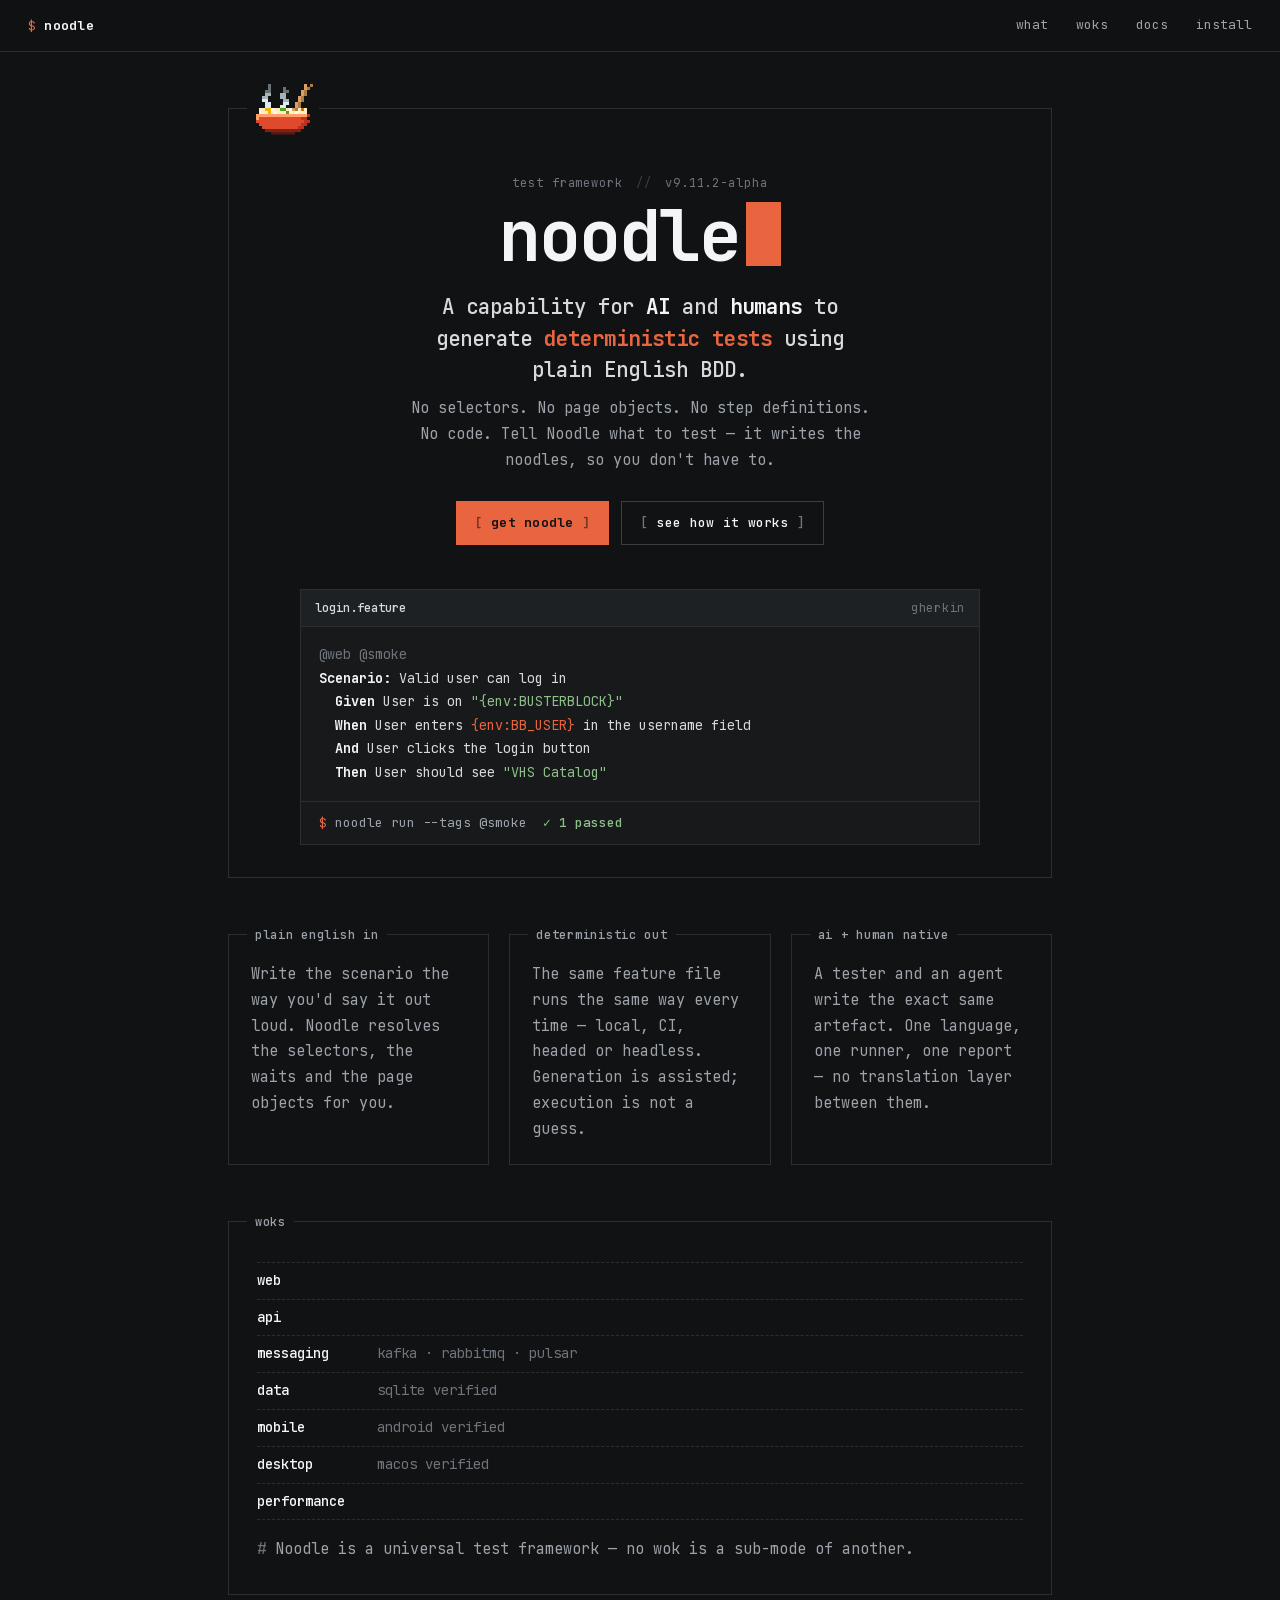
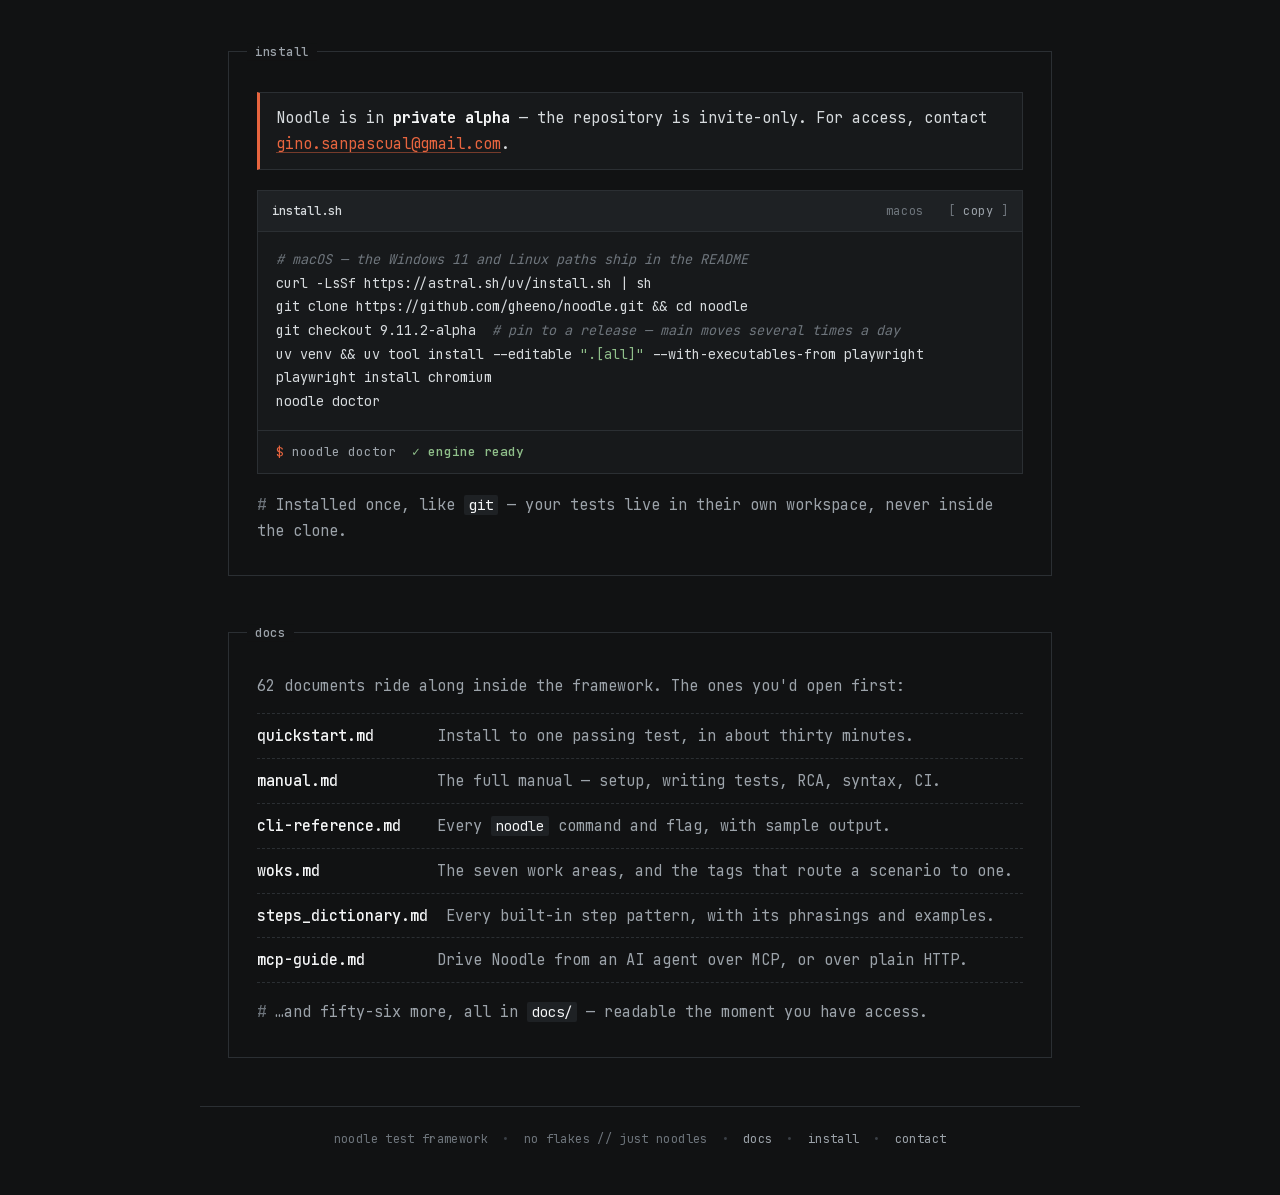
<file: index.html>
<!DOCTYPE html>
<html lang="en">
<head>
<meta charset="utf-8">
<title>Noodle</title>
<meta http-equiv="refresh" content="0; url=./noodle/">
<link rel="canonical" href="https://gheeno.github.io/noodle/">
</head>
<body><p><a href="./noodle/">Noodle &rarr; /noodle/</a></p></body>
</html>
</file>
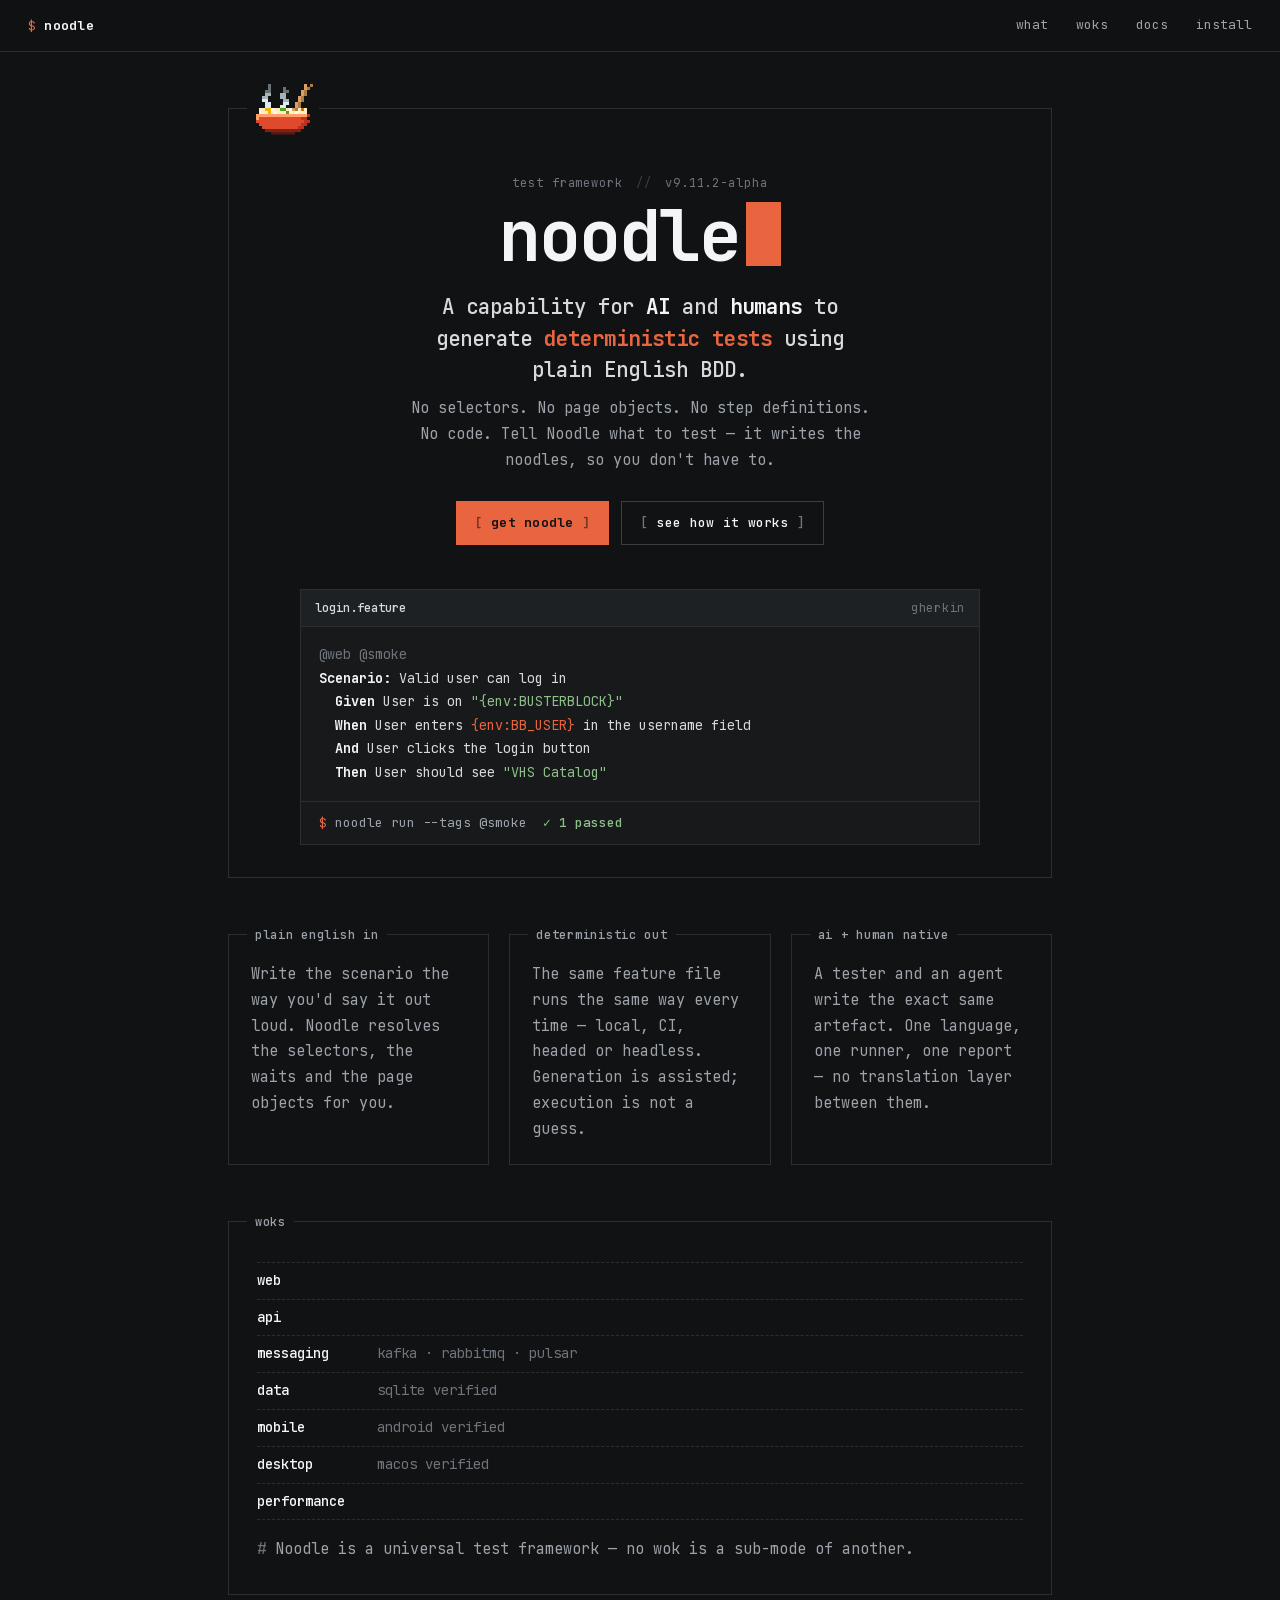
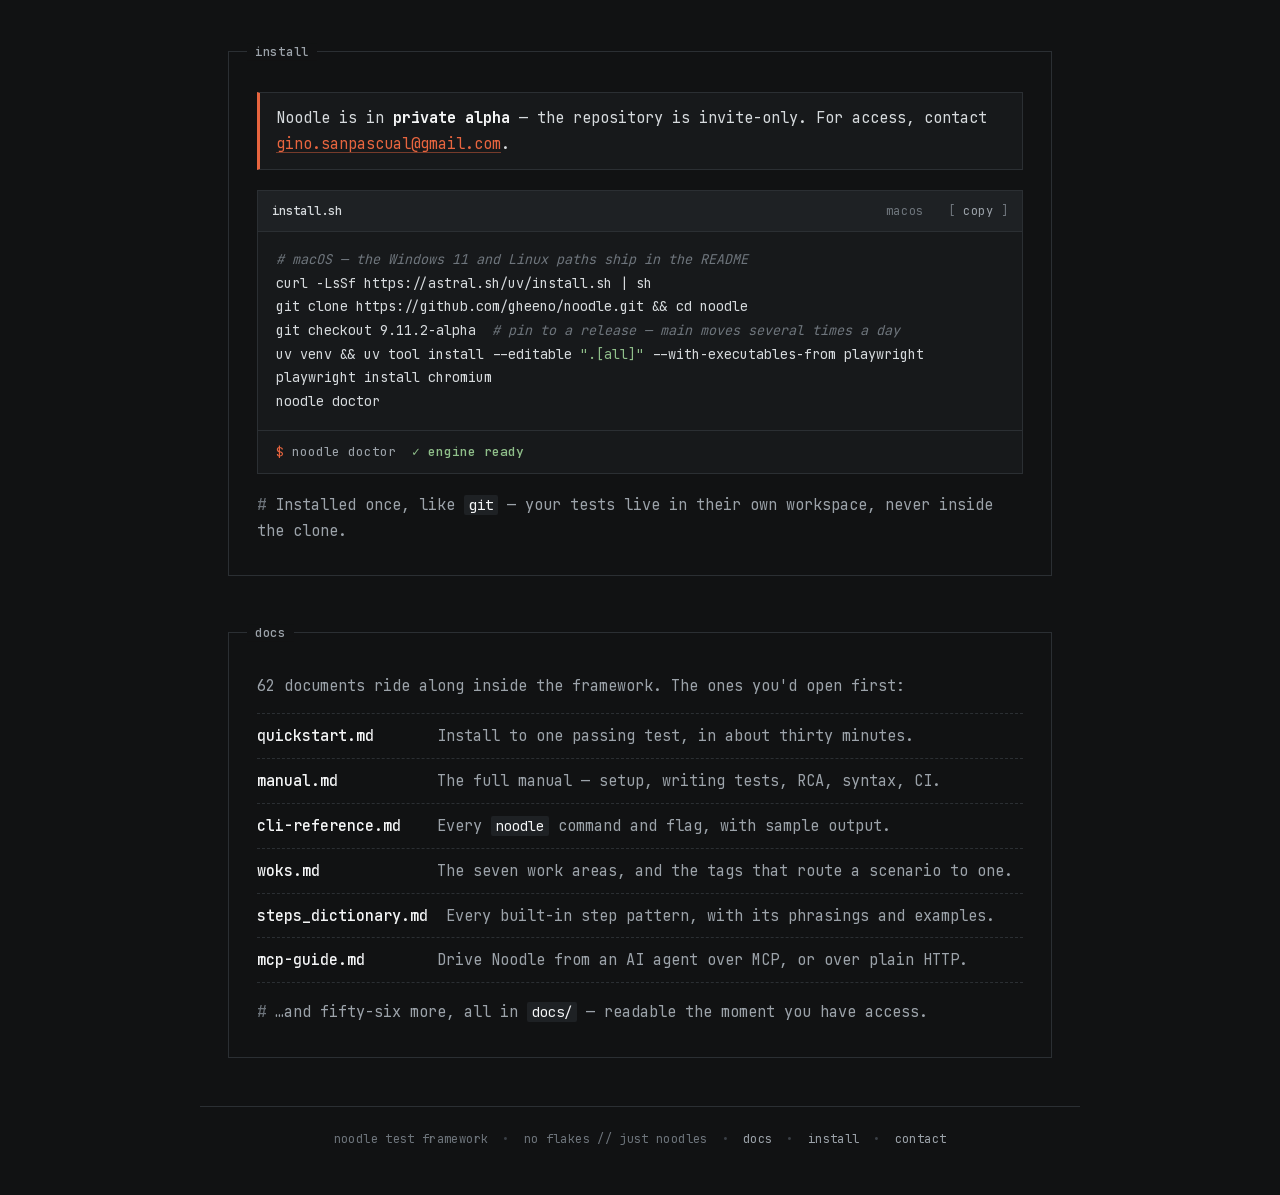
<file: noodle/index.html>
<!DOCTYPE html>
<html lang="en">
<head>
<meta charset="utf-8">
<meta name="viewport" content="width=device-width, initial-scale=1">
<title>Noodle — deterministic tests in plain English</title>
<meta name="description" content="Noodle test framework — a capability for AI and humans to generate deterministic tests using plain English BDD.">
<meta name="theme-color" content="#111213">

<meta property="og:title" content="Noodle — deterministic tests in plain English">
<meta property="og:description" content="A capability for AI and humans to generate deterministic tests using plain English BDD.">
<meta property="og:type" content="website">
<meta property="og:url" content="https://gheeno.github.io/noodle/">
<meta property="og:image" content="https://gheeno.github.io/noodle/assets/img/og-cover.png">
<meta property="og:image:width" content="1200">
<meta property="og:image:height" content="630">
<meta property="og:image:alt" content="Noodle — a pixel-art bowl of ramen in a terminal window">
<meta name="twitter:card" content="summary_large_image">

<link rel="icon" href="assets/img/favicon.svg" type="image/svg+xml">
<link rel="icon" href="assets/img/icon/icon-32.png" type="image/png" sizes="32x32">
<link rel="apple-touch-icon" href="assets/img/icon/icon-180.png">
<link rel="manifest" href="manifest.webmanifest">
<link rel="preload" href="assets/fonts/jetbrains-mono-400-700.woff2" as="font" type="font/woff2" crossorigin>
<link rel="stylesheet" href="assets/css/styles.css">
</head>
<body>

<header class="topbar">
  <a class="brand" href="#top">
    <span class="brand-prompt">$</span>
    <span class="brand-name">noodle</span>
  </a>
  <nav class="topnav">
    <a href="#what">what</a>
    <a href="#woks">woks</a>
    <a href="#docs">docs</a>
    <a href="#install">install</a>
  </nav>
</header>

<main id="top">

  <section class="pane hero">
    <!-- The bowl sits on the pane border where the other panes carry their
         title, so the hero says "noodle" once: in the wordmark. -->
    <p class="pane-title pane-mark">
      <img src="assets/img/noodle-mark.svg"
           alt="Noodle: a pixel-art ramen bowl with chopsticks"
           width="20" height="17">
    </p>

    <!-- NOOD_0505 — tracks `pyproject.toml`, bumped in the SAME commit as the
         engine change. It used to track the latest release tag, which meant
         the page sat a version behind for as long as it took someone to
         remember it; tests/unit/test_nood_0505.py now fails the branch
         instead. The install pin below still needs that version to exist as a
         tag, so publish.sh refuses to publish before the release is cut. -->
    <p class="kicker">test framework <span class="sep">//</span> v9.11.2-alpha</p>

    <h1 class="wordmark">noodle<span class="cursor" aria-hidden="true"></span></h1>

    <p class="tagline">
      A capability for <b>AI</b> and <b>humans</b> to generate
      <b class="hot">deterministic tests</b> using plain&nbsp;English&nbsp;BDD.
    </p>

    <p class="subtagline">
      No selectors. No page objects. No step definitions. No code.
      Tell Noodle what to test &mdash; it writes the noodles, so you don't have to.
    </p>

    <div class="cta-row">
      <a class="btn btn-hot" href="#install">get noodle</a>
      <a class="btn btn-cool" href="#what">see how it works</a>
    </div>

    <div class="term">
      <div class="term-bar">
        <span class="term-file">login.feature</span>
        <span class="term-kind">gherkin</span>
      </div>
<pre class="code"><code><span class="c-tag">@web @smoke</span>
<span class="c-key">Scenario:</span> <span class="c-txt">Valid user can log in</span>
  <span class="c-key">Given</span> User is on <span class="c-str">"{env:BUSTERBLOCK}"</span>
  <span class="c-key">When</span> User enters <span class="c-var">{env:BB_USER}</span> in the username field
  <span class="c-key">And</span> User clicks the login button
  <span class="c-key">Then</span> User should see <span class="c-str">"VHS Catalog"</span></code></pre>
      <div class="term-foot">
        <span><span class="prompt">$</span> noodle run --tags @smoke</span>
        <span class="ok">1 passed</span>
      </div>
    </div>

  </section>

  <section class="strip" id="what">
    <article class="pane">
      <h2 class="pane-title">plain english in</h2>
      <p>Write the scenario the way you'd say it out loud. Noodle resolves the
      selectors, the waits and the page objects for you.</p>
    </article>
    <article class="pane">
      <h2 class="pane-title">deterministic out</h2>
      <p>The same feature file runs the same way every time &mdash; local, CI,
      headed or headless. Generation is assisted; execution is not a guess.</p>
    </article>
    <article class="pane">
      <h2 class="pane-title">ai + human native</h2>
      <p>A tester and an agent write the exact same artefact. One language,
      one runner, one report &mdash; no translation layer between them.</p>
    </article>
  </section>

  <section class="pane woks" id="woks">
    <h2 class="pane-title">woks</h2>
    <ul class="wok-list">
      <li><span class="wok-name">web</span></li>
      <li><span class="wok-name">api</span></li>
      <li><span class="wok-name">messaging</span> <span class="wok-note">kafka &middot; rabbitmq &middot; pulsar</span></li>
      <li><span class="wok-name">data</span> <span class="wok-note">sqlite verified</span></li>
      <li><span class="wok-name">mobile</span> <span class="wok-note">android verified</span></li>
      <li><span class="wok-name">desktop</span> <span class="wok-note">macos verified</span></li>
      <li><span class="wok-name">performance</span></li>
    </ul>
    <p class="cm">Noodle is a universal test framework &mdash; no wok is a sub-mode of another.</p>
  </section>

  <section class="pane install" id="install">
    <h2 class="pane-title">install</h2>

    <p class="gate">
      Noodle is in <b>private alpha</b> &mdash; the repository is invite-only.
      For access, contact
      <a href="mailto:gino.sanpascual@gmail.com">gino.sanpascual@gmail.com</a>.
    </p>

    <div class="term">
      <div class="term-bar">
        <span class="term-file">install.sh</span>
        <span class="term-kind">macos</span>
        <button class="copy-btn" type="button" data-copy="#install-cmd">copy</button>
      </div>
<pre class="code" id="install-cmd"><code><span class="c-cm"># macOS &mdash; the Windows 11 and Linux paths ship in the README</span>
curl -LsSf https://astral.sh/uv/install.sh | sh
git clone https://github.com/gheeno/noodle.git &amp;&amp; cd noodle
git checkout 9.11.2-alpha  <span class="c-cm"># pin to a release &mdash; main moves several times a day</span>
uv venv &amp;&amp; uv tool install --editable <span class="c-str">".[all]"</span> --with-executables-from playwright
playwright install chromium
noodle doctor</code></pre>
      <div class="term-foot">
        <span><span class="prompt">$</span> noodle doctor</span>
        <span class="ok">engine ready</span>
      </div>
    </div>

    <p class="cm">
      Installed once, like <code>git</code> &mdash; your tests live in their own
      workspace, never inside the clone.
    </p>
  </section>

  <section class="pane docs" id="docs">
    <h2 class="pane-title">docs</h2>
    <p class="docs-intro">
      62 documents ride along inside the framework. The ones you'd open first:
    </p>

    <ul class="docs-list">
      <li><b>quickstart.md</b> <span>Install to one passing test, in about thirty minutes.</span></li>
      <li><b>manual.md</b> <span>The full manual &mdash; setup, writing tests, RCA, syntax, CI.</span></li>
      <li><b>cli-reference.md</b> <span>Every <code>noodle</code> command and flag, with sample output.</span></li>
      <li><b>woks.md</b> <span>The seven work areas, and the tags that route a scenario to one.</span></li>
      <li><b>steps_dictionary.md</b> <span>Every built-in step pattern, with its phrasings and examples.</span></li>
      <li><b>mcp-guide.md</b> <span>Drive Noodle from an AI agent over MCP, or over plain HTTP.</span></li>
    </ul>

    <p class="cm">
      &hellip;and fifty-six more, all in <code>docs/</code> &mdash; readable
      the moment you have access.
    </p>
  </section>

</main>

<footer class="footer">
  <span>noodle test framework</span>
  <span class="sep">&bull;</span>
  <span>no flakes // just noodles</span>
  <span class="sep">&bull;</span>
  <a href="#docs">docs</a>
  <span class="sep">&bull;</span>
  <a href="#install">install</a>
  <span class="sep">&bull;</span>
  <a href="mailto:gino.sanpascual@gmail.com">contact</a>
</footer>

<script src="assets/js/main.js"></script>
</body>
</html>
</file>
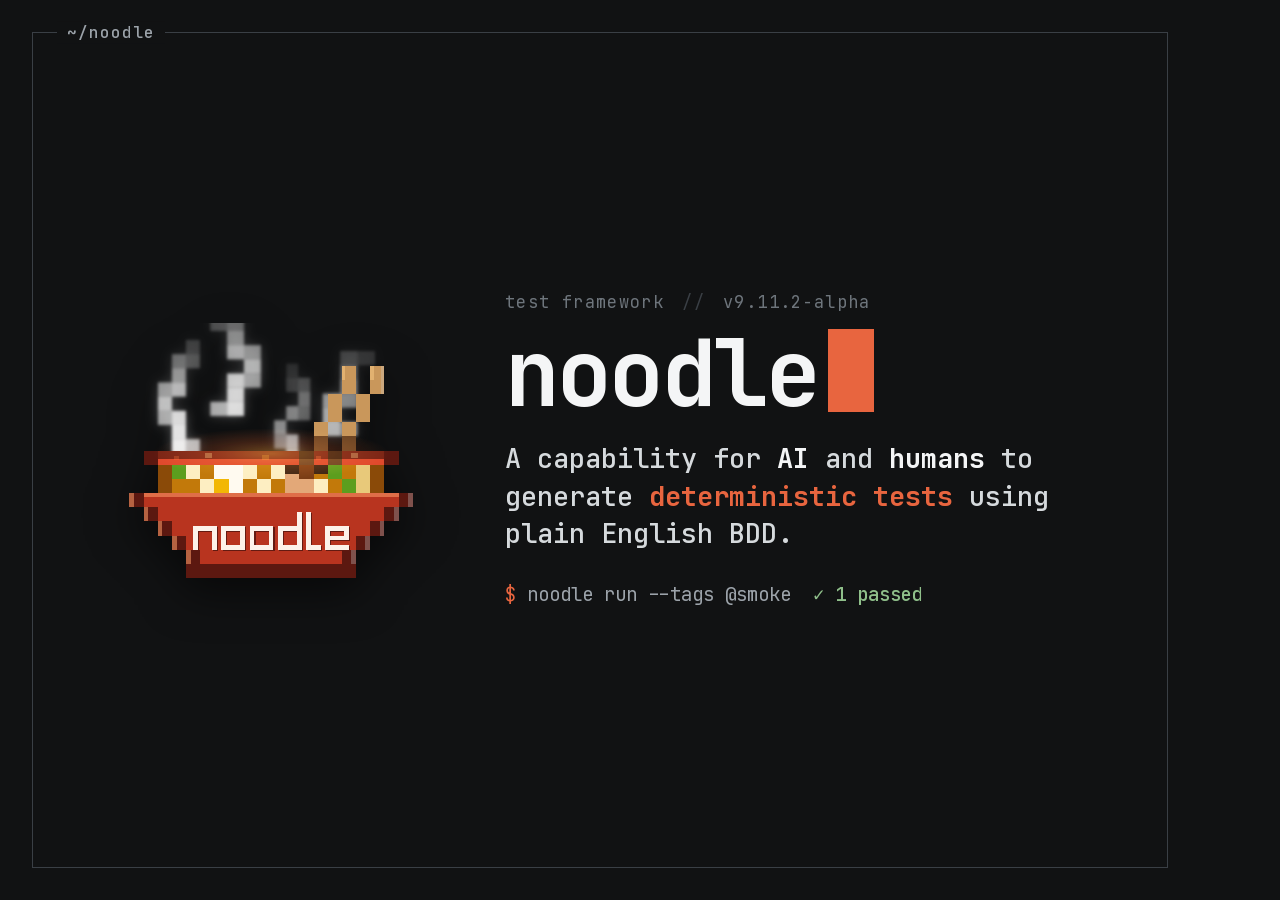
<file: noodle/tools/og-card.html>
<!DOCTYPE html>
<html lang="en">
<head>
<meta charset="utf-8">
<title>Noodle — social card source (1200×630)</title>

<!--
  Source for assets/img/og-cover.png.

  It is not part of the site — nothing links to it. It exists so the social
  card can be re-exported from the same stylesheet the hero uses, instead of
  being redrawn by hand every time the hero changes. Serve the repo and render
  this page at exactly 1200×630:

    python3 -m http.server 8000
    chrome --headless --force-prefers-reduced-motion \
           --window-size=1200,630 --screenshot=assets/img/og-cover.png \
           http://127.0.0.1:8000/tools/og-card.html

  --force-prefers-reduced-motion matters: it freezes the steam and holds the
  cursor solid, so the export is deterministic rather than whatever frame the
  screenshot happened to catch.
-->

<link rel="stylesheet" href="../assets/css/styles.css">
<style>
  /* The card is a fixed 1200×630 plate, not a responsive page: one pane,
     bowl on the left, copy on the right, the vw-based clamps pinned to
     card-sized values. Everything else is inherited from styles.css. */

  html, body {
    width: 1200px;
    height: 630px;
    overflow: hidden;
  }

  body { position: relative; }

  .og {
    position: absolute;
    inset: 32px;
    display: grid;
    grid-template-columns: 380px 1fr;
    align-items: center;
    gap: 44px;
    padding: 0 64px 0 48px;
    border: 1px solid var(--line-2);
  }

  .og .pane-title {
    left: 24px;
    padding: 0 10px;
    font-size: 16px;
  }

  .og .logo-stage {
    width: 340px;
    margin: 0 auto;
  }

  .og-copy { text-align: left; }

  .og-copy .kicker { margin: 0 0 8px; font-size: 17px; }

  .og-copy .wordmark { margin: 0 0 18px; font-size: 92px; }

  .og-copy .tagline {
    max-width: 600px;
    margin: 0 0 26px;
    font-size: 27px;
    line-height: 1.4;
  }

  .og-run {
    display: flex;
    gap: 22px;
    margin: 0;
    font-size: 19px;
    color: var(--fg-2);
  }
</style>
</head>
<body>

<div class="og">
  <p class="pane-title">~/noodle</p>

  <div class="logo-stage">
    <img class="logo" src="../assets/img/noodle-bowl-hot.svg"
         alt="" width="288" height="216">
  </div>

  <div class="og-copy">
    <p class="kicker">test framework <span class="sep">//</span> v9.11.2-alpha</p>

    <h1 class="wordmark">noodle<span class="cursor" aria-hidden="true"></span></h1>

    <p class="tagline">
      A capability for <b>AI</b> and <b>humans</b> to generate
      <b class="hot">deterministic tests</b> using plain&nbsp;English&nbsp;BDD.
    </p>

    <p class="og-run">
      <span><span class="prompt">$</span> noodle run --tags @smoke</span>
      <span class="ok">1 passed</span>
    </p>
  </div>
</div>

</body>
</html>
</file>
<file: noodle/assets/css/styles.css>
/* ==========================================================================
   Noodle — landing page
   Terminal-first. A flat dark-grey page, one monospace face, thin-bordered
   panes with their title sitting on the border, and a pixel-art bowl that
   holds still. Colour is rationed: a neutral grey ramp, the bowl's own
   terracotta for the one thing you should click, and a sage for "passed".
   ========================================================================== */

/* --- self-hosted font (SIL Open Font License, see assets/fonts/README.md) --- */

@font-face {
  font-family: 'JetBrains Mono';
  src: url('../fonts/jetbrains-mono-400-700.woff2') format('woff2');
  font-weight: 400 700;               /* one variable file covers the range */
  font-style: normal;
  font-display: swap;
}

:root {
  /* the grey ramp — neutral, no tint */
  --bg:      #111213;
  --bg-1:    #17191b;                 /* code blocks, callouts */
  --bg-2:    #1e2124;                 /* title bars, hover */
  --line:    #2b2f33;                 /* pane borders, rules */
  --line-2:  #3a3f45;                 /* stronger border, separators */
  --fg-3:    #6e757c;                 /* comments, chrome */
  --fg-2:    #9ca3aa;                 /* dim copy */
  --fg:      #d6dadd;                 /* body */
  --fg-1:    #f4f5f6;                 /* headings, emphasis */

  /* the two non-greys */
  --accent:  #e8653f;                 /* the bowl's terracotta, lifted for a dark ground */
  --accent-hi: #f07a55;
  --ok:      #8fbf8a;                 /* "passed" */

  --mono: 'JetBrains Mono', ui-monospace, 'SF Mono', Menlo,
          'DejaVu Sans Mono', Consolas, monospace;

  --page-w: 880px;
  --pad:    clamp(16px, 4vw, 28px);
}

* { box-sizing: border-box; }

[hidden] { display: none !important; }

html { scroll-behavior: smooth; }

body {
  margin: 0;
  min-height: 100vh;
  background: var(--bg);
  color: var(--fg);
  font-family: var(--mono);
  font-size: 15px;
  line-height: 1.7;
  -webkit-font-smoothing: antialiased;
  text-rendering: optimizeLegibility;
}

::selection { background: var(--accent); color: var(--bg); }

a { color: inherit; text-decoration: none; }

/* inline code in copy */
code {
  padding: 1px 5px;
  font-family: inherit;
  font-size: .92em;
  color: var(--fg-1);
  background: var(--bg-2);
  border-radius: 2px;
}

/* …but not inside a terminal block, where the whole <pre> is the code */
pre code {
  padding: 0;
  font-size: inherit;
  color: inherit;
  background: none;
  border-radius: 0;
}

/* ==========================================================================
   1. Top bar — a status line that stays put
   ========================================================================== */

.topbar {
  position: sticky;
  top: 0;
  z-index: 10;
  display: flex;
  align-items: center;
  justify-content: space-between;
  gap: 16px;
  padding: 12px var(--pad);
  background: rgba(17, 18, 19, .92);
  backdrop-filter: blur(8px);
  border-bottom: 1px solid var(--line);
  font-size: 13px;
}

.brand {
  display: inline-flex;
  align-items: baseline;
  gap: 8px;
  font-weight: 700;
  letter-spacing: .02em;
  color: var(--fg-1);
}

.brand-prompt { font-weight: 400; color: var(--accent); }

.topnav {
  display: flex;
  gap: clamp(14px, 3vw, 28px);
}

.topnav a {
  padding: 2px 0;
  color: var(--fg-2);
  border-bottom: 1px solid transparent;
  transition: color .15s, border-color .15s;
}

.topnav a:hover {
  color: var(--fg-1);
  border-bottom-color: var(--fg-1);
}

/* ==========================================================================
   2. Panes — the page is a column of bordered boxes, each titled on its
      border the way a TUI names a window
   ========================================================================== */

main {
  display: grid;
  gap: clamp(32px, 6vw, 56px);
  max-width: var(--page-w);
  margin: 0 auto;
  padding: clamp(36px, 6vw, 56px) var(--pad) 48px;   /* floor clears the hero mark
                                                        under the sticky top bar */
}

.pane {
  position: relative;
  min-width: 0;                       /* a grid item; without this a long code
                                         line widens the pane instead of
                                         scrolling inside the block */
  border: 1px solid var(--line);
  padding: clamp(28px, 5vw, 40px) var(--pad) clamp(24px, 4vw, 32px);
}

.pane-title {
  position: absolute;
  top: 0;
  left: 18px;
  margin: 0;
  padding: 0 8px;
  transform: translateY(-50%);
  background: var(--bg);
  font-size: 12px;
  font-weight: 500;
  line-height: 1.4;
  letter-spacing: .06em;
  color: var(--fg-2);
}

/* a comment line: the note under a pane's content */
.cm {
  margin: 0;
  font-size: .95rem;
  color: var(--fg-2);
}

.cm::before { content: '# '; color: var(--fg-3); }

.cm code { color: var(--fg-1); }

/* ==========================================================================
   3. Hero
   ========================================================================== */

.hero {
  text-align: center;
  padding-top: clamp(40px, 7vw, 64px);
}

/* --- the bowl: small, on the border, where a pane title goes ------------- */

.pane-mark {
  padding: 0 6px;
  line-height: 0;                     /* no text baseline under the image */
  letter-spacing: 0;
}

.pane-mark img {
  display: block;
  width: 60px;                        /* 20-cell grid: 3px cells, whole pixels */
  height: auto;
}

/* --- the big bowl: kept for the social card (tools/og-card.html) --------- */

.logo-stage {
  width: min(288px, 62vw);
  margin: 0 auto clamp(20px, 4vw, 32px);
}

.logo {
  display: block;
  width: 100%;
  height: auto;
  image-rendering: pixelated;
  filter: drop-shadow(0 14px 22px rgba(0, 0, 0, .55));
}

/* --- wordmark ------------------------------------------------------------ */

.kicker {
  margin: 0 0 6px;
  font-size: 12px;
  letter-spacing: .08em;
  color: var(--fg-3);
}

.kicker .sep { margin: 0 .4em; color: var(--line-2); }

.wordmark {
  margin: 0 0 18px;
  font-size: clamp(2.4rem, 8vw, 4.4rem);
  font-weight: 700;
  line-height: 1.05;
  letter-spacing: -.03em;
  color: var(--fg-1);
}

/* the block cursor after the wordmark — the one thing on the page that blinks */
.cursor {
  display: inline-block;
  width: .5em;
  height: .9em;
  margin-left: .1em;
  vertical-align: -.06em;
  background: var(--accent);
  animation: blink 1.1s steps(1, end) infinite;
}

@keyframes blink {
  0%, 49%   { opacity: 1; }
  50%, 100% { opacity: 0; }
}

.tagline {
  max-width: 40ch;
  margin: 0 auto 10px;
  font-size: clamp(1.05rem, 2.2vw, 1.3rem);
  font-weight: 500;
  line-height: 1.5;
  color: var(--fg);
}

.tagline b { font-weight: 700; color: var(--fg-1); }
.tagline .hot { color: var(--accent); }

.subtagline {
  max-width: 52ch;
  margin: 0 auto 28px;
  font-size: .95rem;
  color: var(--fg-2);
}

/* --- buttons: [ bracketed ] ---------------------------------------------- */

.cta-row {
  display: flex;
  flex-wrap: wrap;
  gap: 12px;
  justify-content: center;
  margin-bottom: clamp(32px, 5vw, 44px);
}

.btn {
  display: inline-block;
  padding: 10px 18px;
  font-size: 13px;
  font-weight: 500;
  letter-spacing: .02em;
  color: var(--fg-1);
  background: transparent;
  border: 1px solid var(--line-2);
  transition: background .15s, color .15s, border-color .15s;
}

.btn::before { content: '[ '; color: var(--fg-3); }
.btn::after  { content: ' ]'; color: var(--fg-3); }

.btn-cool:hover {
  background: var(--bg-1);
  border-color: var(--fg-2);
}

/* the one filled control on the page */
.btn-hot {
  font-weight: 700;
  color: var(--bg);
  background: var(--accent);
  border-color: var(--accent);
}

.btn-hot::before,
.btn-hot::after { color: rgba(17, 18, 19, .55); }

.btn-hot:hover {
  background: var(--accent-hi);
  border-color: var(--accent-hi);
}

/* --- terminal block ------------------------------------------------------ */

.term {
  min-width: 0;
  max-width: 680px;
  margin: 0 auto;
  text-align: left;
  border: 1px solid var(--line);
  background: var(--bg-1);
}

.term-bar {
  display: flex;
  align-items: center;
  gap: 12px;
  padding: 8px 14px;
  border-bottom: 1px solid var(--line);
  background: var(--bg-2);
  font-size: 12px;
  color: var(--fg-2);
}

.term-file { font-weight: 500; color: var(--fg); }

.term-kind {
  margin-left: auto;
  letter-spacing: .06em;
  color: var(--fg-3);
}

.code {
  margin: 0;
  padding: 16px 18px;
  overflow-x: auto;
  font-family: inherit;
  font-size: clamp(12px, 2.2vw, 13.5px);
  line-height: 1.75;
  color: var(--fg);
}

.c-tag { color: var(--fg-3); }
.c-key { font-weight: 700; color: var(--fg-1); }
.c-str { color: var(--ok); }
.c-var { color: var(--accent); }
.c-txt { color: var(--fg); }
.c-cm  { font-style: italic; color: var(--fg-3); }

.term-foot {
  display: flex;
  flex-wrap: wrap;
  gap: 6px 16px;
  padding: 10px 18px;
  border-top: 1px solid var(--line);
  font-size: 13px;
  color: var(--fg-2);
}

.prompt { color: var(--accent); }

.ok { font-weight: 500; color: var(--ok); }
.ok::before { content: '\2713  '; }

/* the copy control in the install block's title bar */
.copy-btn {
  margin-left: 12px;
  padding: 2px 0;
  font: inherit;
  font-size: 12px;
  letter-spacing: .04em;
  color: var(--fg-2);
  background: none;
  border: 0;
  cursor: pointer;
  transition: color .15s;
}

.copy-btn::before { content: '[ '; color: var(--fg-3); }
.copy-btn::after  { content: ' ]'; color: var(--fg-3); }

.copy-btn:hover { color: var(--fg-1); }

.copy-btn.is-copied { color: var(--ok); }

/* ==========================================================================
   4. What — three panes side by side
   ========================================================================== */

.strip {
  display: grid;
  grid-template-columns: repeat(auto-fit, minmax(230px, 1fr));
  gap: 20px;
}

.strip .pane { padding: 26px 22px 22px; }

.strip p {
  margin: 0;
  font-size: .95rem;
  color: var(--fg-2);
}

/* ==========================================================================
   5. Woks — a listing, one row per work area
   ========================================================================== */

.wok-list {
  margin: 0 0 16px;
  padding: 0;
  list-style: none;
  font-size: 14px;
}

.wok-list li {
  display: flex;
  gap: 16px;
  padding: 6px 0;
  border-bottom: 1px dashed var(--line);
}

.wok-list li:first-child { border-top: 1px dashed var(--line); }

.wok-name {
  flex: 0 0 13ch;
  font-weight: 500;
  color: var(--fg-1);
}

/* Every wok ships. Four of them carry a note narrowing what the wok covers —
   how far it has been verified in the wild, or which backends it speaks to —
   so the limit is stated rather than the wok hidden. */
.wok-note { color: var(--fg-3); }

/* ==========================================================================
   6. Install + docs
   ========================================================================== */

/* The access notice is the one line on this section that must never be
   missed, so it gets a callout with the accent on its edge. */
.gate {
  margin: 0 0 20px;
  padding: 12px 16px;
  font-size: .95rem;
  color: var(--fg);
  background: var(--bg-1);
  border: 1px solid var(--line);
  border-left: 3px solid var(--accent);
}

.gate b { color: var(--fg-1); }

.gate a,
.cm a {
  color: var(--accent);
  text-decoration: underline;
  text-underline-offset: 3px;
  text-decoration-color: rgba(232, 101, 63, .45);
}

.gate a:hover,
.cm a:hover { text-decoration-color: var(--accent); }

.install .term { max-width: none; margin-bottom: 18px; }

.docs-intro {
  margin: 0 0 14px;
  font-size: .95rem;
  color: var(--fg-2);
}

.docs-list {
  margin: 0 0 16px;
  padding: 0;
  list-style: none;
  border-top: 1px dashed var(--line);
}

.docs-list li {
  display: flex;
  flex-wrap: wrap;
  gap: 4px 18px;
  padding: 9px 0;
  border-bottom: 1px dashed var(--line);
  font-size: .95rem;
  color: var(--fg-2);
}

.docs-list b {
  flex: 0 0 auto;
  min-width: 18ch;
  font-weight: 500;
  color: var(--fg-1);
}

.docs-list span { flex: 1 1 24ch; }

/* ==========================================================================
   7. Footer — the status line at the bottom
   ========================================================================== */

.footer {
  display: flex;
  flex-wrap: wrap;
  gap: 8px 14px;
  justify-content: center;
  max-width: var(--page-w);
  margin: 0 auto;
  padding: 22px var(--pad) 44px;
  border-top: 1px solid var(--line);
  font-size: 12px;
  letter-spacing: .03em;
  color: var(--fg-3);
}

.footer .sep { color: var(--line-2); }

.footer a {
  color: var(--fg-2);
  border-bottom: 1px solid transparent;
  transition: color .15s, border-color .15s;
}

.footer a:hover {
  color: var(--fg-1);
  border-bottom-color: var(--fg-1);
}

/* ==========================================================================
   8. Focus
   Keyboard focus gets its own ring rather than the UA default, and only on
   :focus-visible so a mouse click leaves nothing behind.
   ========================================================================== */

a:focus-visible,
button:focus-visible {
  outline: 2px solid var(--accent);
  outline-offset: 3px;
}

.btn-hot:focus-visible { outline-color: var(--fg-1); }

/* ==========================================================================
   9. Motion / small screens
   ========================================================================== */

@media (max-width: 560px) {
  .topbar { font-size: 12px; }
  .topnav { gap: 12px; }
  .wok-list li { flex-wrap: wrap; gap: 2px 12px; }
  .wok-name { flex-basis: 100%; }
  .docs-list b { flex-basis: 100%; min-width: 0; }
}

@media (prefers-reduced-motion: reduce) {
  html { scroll-behavior: auto; }
  .cursor { animation: none; }
}
</file>
